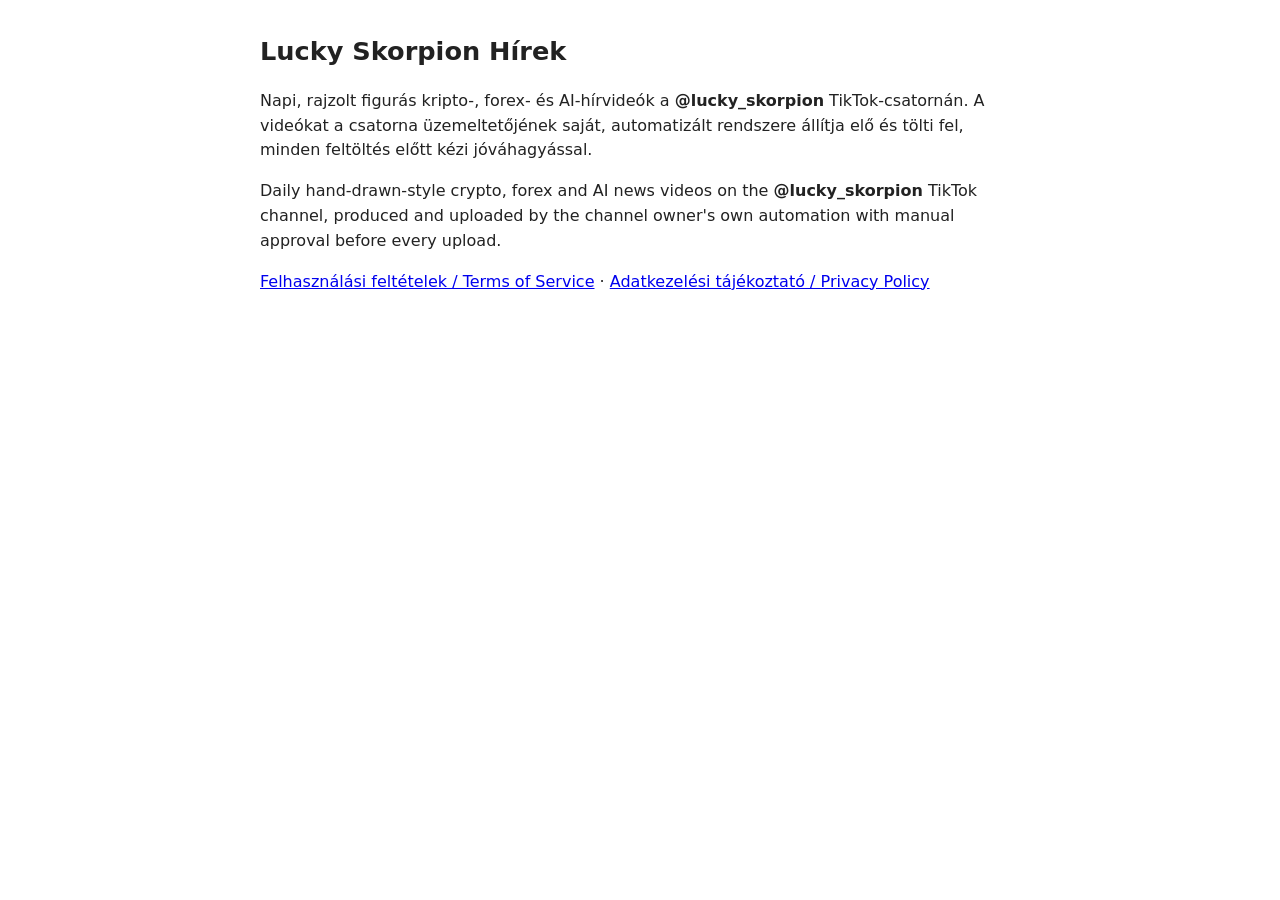
<file: index.html>
<!DOCTYPE html><html lang="hu"><head><meta charset="utf-8"><title>Lucky Skorpion Hírek</title><link rel="stylesheet" href="style.css"></head><body>
<h1>Lucky Skorpion Hírek</h1>
<p>Napi, rajzolt figurás kripto-, forex- és AI-hírvideók a <strong>@lucky_skorpion</strong> TikTok-csatornán. A videókat a csatorna üzemeltetőjének saját, automatizált rendszere állítja elő és tölti fel, minden feltöltés előtt kézi jóváhagyással.</p>
<p>Daily hand-drawn-style crypto, forex and AI news videos on the <strong>@lucky_skorpion</strong> TikTok channel, produced and uploaded by the channel owner's own automation with manual approval before every upload.</p>
<p><a href="terms.html">Felhasználási feltételek / Terms of Service</a> · <a href="privacy.html">Adatkezelési tájékoztató / Privacy Policy</a></p>
</body></html>
</file>
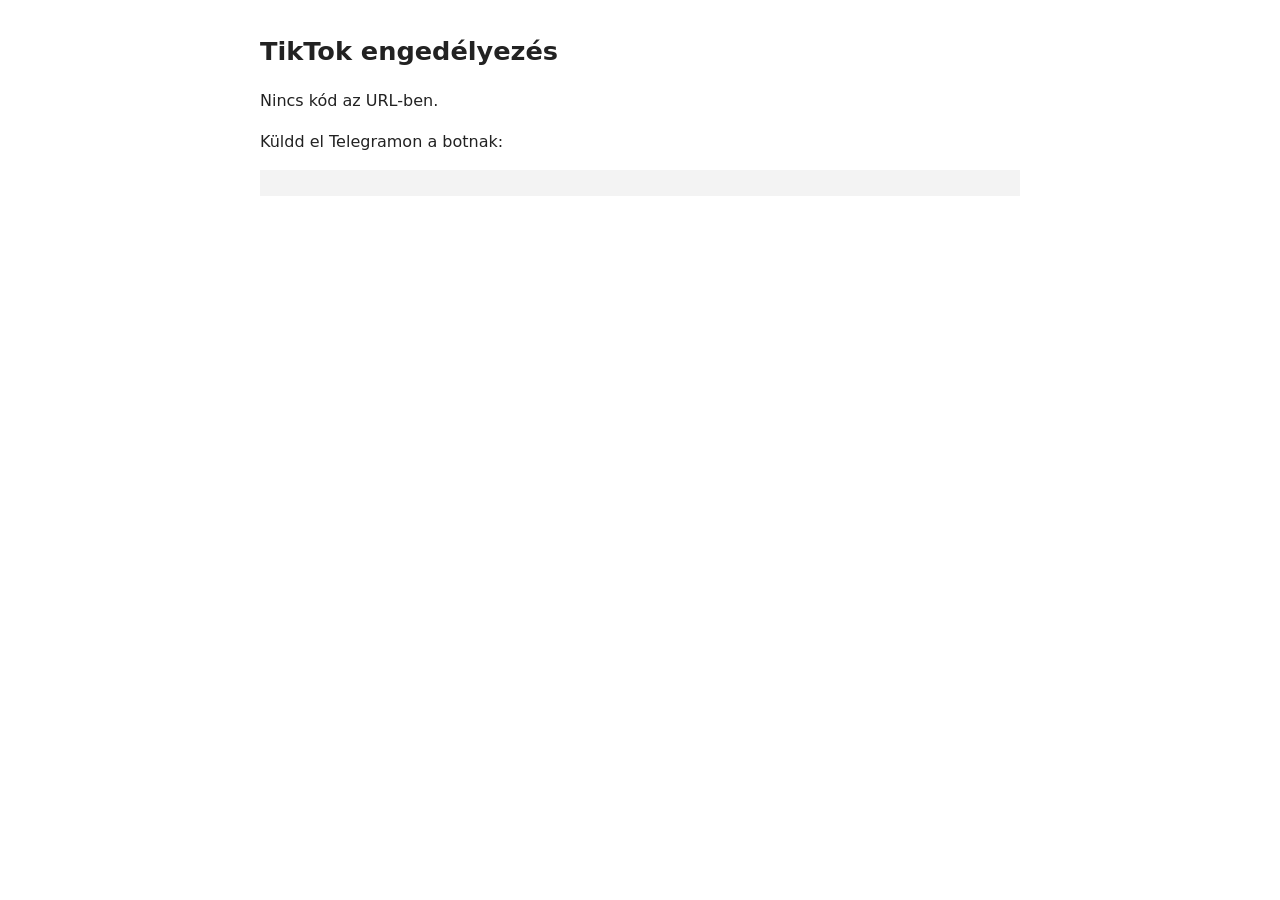
<file: callback.html>
<!DOCTYPE html><html lang="hu"><head><meta charset="utf-8"><title>TikTok engedélyezés – Lucky Skorpion</title><link rel="stylesheet" href="style.css"></head><body>
<h1>TikTok engedélyezés</h1>
<p id="msg">Nincs kód az URL-ben.</p>
<p>Küldd el Telegramon a botnak:</p>
<pre id="cmd" style="background:#f3f3f3;padding:.8rem;white-space:pre-wrap;word-break:break-all"></pre>
<script>
var p=new URLSearchParams(location.search),c=p.get("code");
if(c){document.getElementById("msg").textContent="Sikeres engedélyezés. Másold ki az alábbi parancsot:";
document.getElementById("cmd").textContent="/tiktok "+c;}
else if(p.get("error")){document.getElementById("msg").textContent="Hiba: "+p.get("error")+" – "+(p.get("error_description")||"");}
</script>
</body></html>
</file>
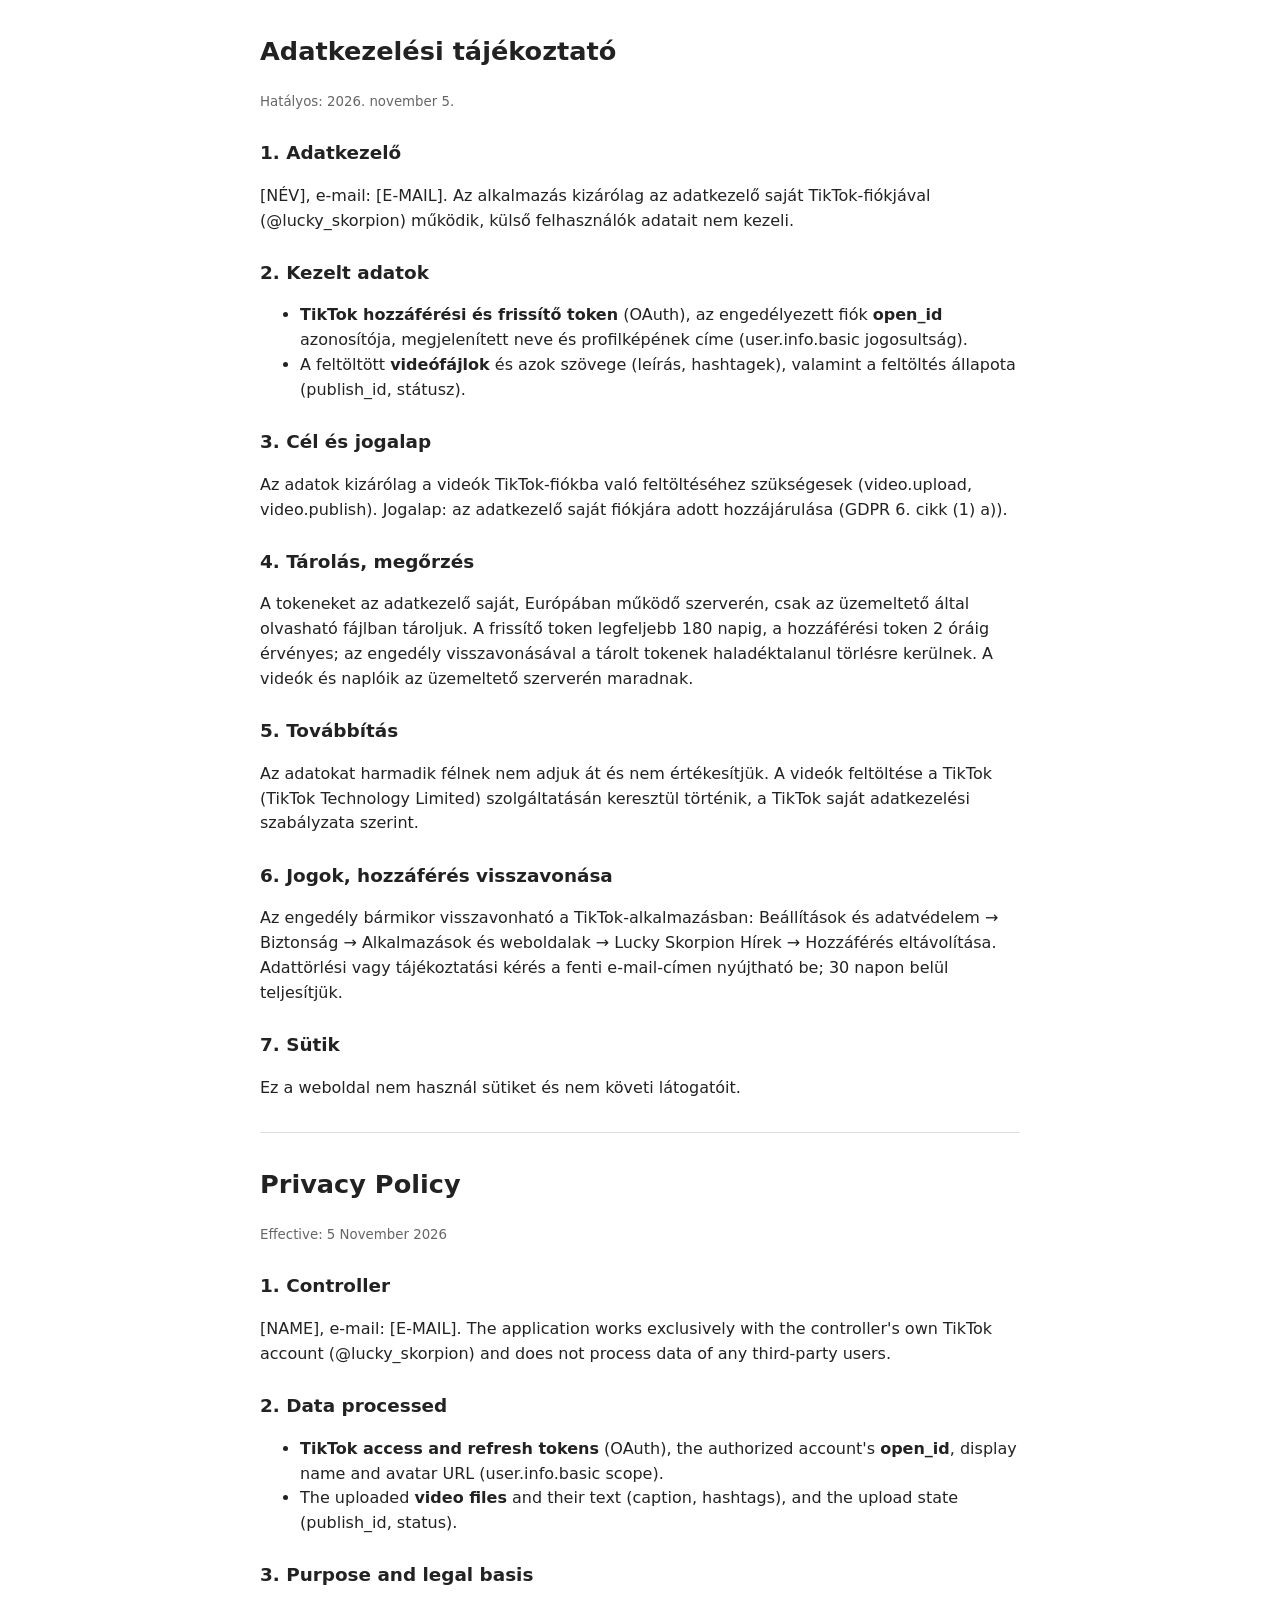
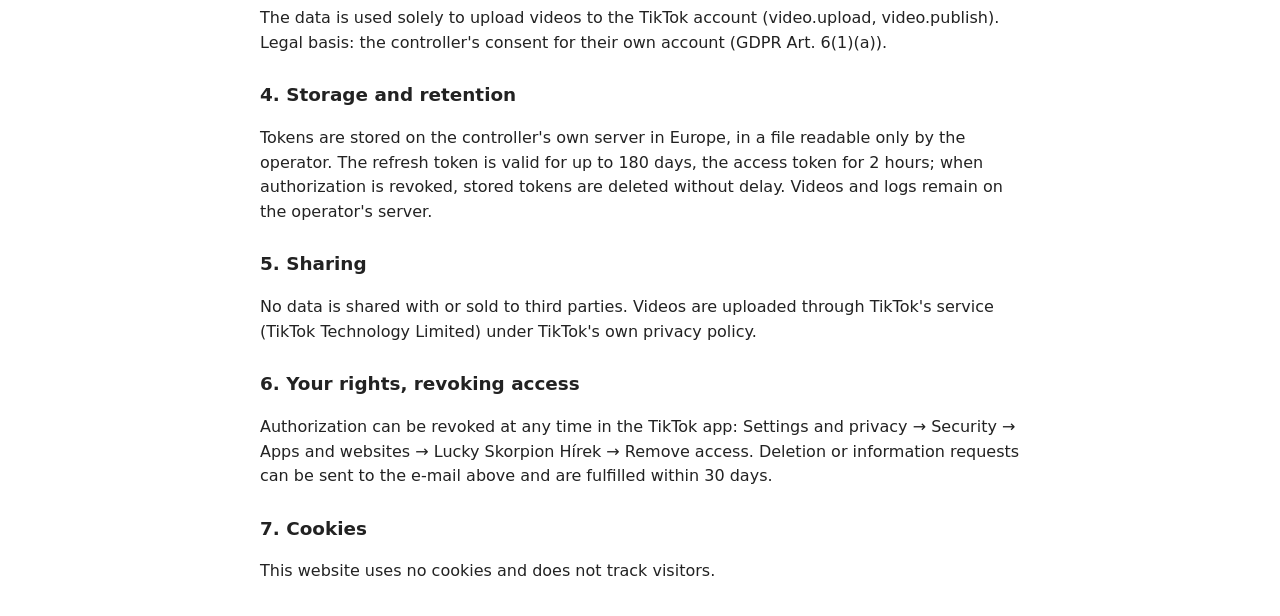
<file: privacy.html>
<!DOCTYPE html><html lang="hu"><head><meta charset="utf-8"><title>Adatkezelési tájékoztató – Lucky Skorpion Hírek</title><link rel="stylesheet" href="style.css"></head><body>
<h1>Adatkezelési tájékoztató</h1>
<p><small>Hatályos: 2026. november 5.</small></p>
<h2>1. Adatkezelő</h2>
<p>[NÉV], e-mail: [E-MAIL]. Az alkalmazás kizárólag az adatkezelő saját TikTok-fiókjával (@lucky_skorpion) működik, külső felhasználók adatait nem kezeli.</p>
<h2>2. Kezelt adatok</h2>
<ul>
<li><strong>TikTok hozzáférési és frissítő token</strong> (OAuth), az engedélyezett fiók <strong>open_id</strong> azonosítója, megjelenített neve és profilképének címe (user.info.basic jogosultság).</li>
<li>A feltöltött <strong>videófájlok</strong> és azok szövege (leírás, hashtagek), valamint a feltöltés állapota (publish_id, státusz).</li>
</ul>
<h2>3. Cél és jogalap</h2>
<p>Az adatok kizárólag a videók TikTok-fiókba való feltöltéséhez szükségesek (video.upload, video.publish). Jogalap: az adatkezelő saját fiókjára adott hozzájárulása (GDPR 6. cikk (1) a)).</p>
<h2>4. Tárolás, megőrzés</h2>
<p>A tokeneket az adatkezelő saját, Európában működő szerverén, csak az üzemeltető által olvasható fájlban tároljuk. A frissítő token legfeljebb 180 napig, a hozzáférési token 2 óráig érvényes; az engedély visszavonásával a tárolt tokenek haladéktalanul törlésre kerülnek. A videók és naplóik az üzemeltető szerverén maradnak.</p>
<h2>5. Továbbítás</h2>
<p>Az adatokat harmadik félnek nem adjuk át és nem értékesítjük. A videók feltöltése a TikTok (TikTok Technology Limited) szolgáltatásán keresztül történik, a TikTok saját adatkezelési szabályzata szerint.</p>
<h2>6. Jogok, hozzáférés visszavonása</h2>
<p>Az engedély bármikor visszavonható a TikTok-alkalmazásban: Beállítások és adatvédelem → Biztonság → Alkalmazások és weboldalak → Lucky Skorpion Hírek → Hozzáférés eltávolítása. Adattörlési vagy tájékoztatási kérés a fenti e-mail-címen nyújtható be; 30 napon belül teljesítjük.</p>
<h2>7. Sütik</h2>
<p>Ez a weboldal nem használ sütiket és nem követi látogatóit.</p>
<hr>
<h1>Privacy Policy</h1>
<p><small>Effective: 5 November 2026</small></p>
<h2>1. Controller</h2>
<p>[NAME], e-mail: [E-MAIL]. The application works exclusively with the controller's own TikTok account (@lucky_skorpion) and does not process data of any third-party users.</p>
<h2>2. Data processed</h2>
<ul>
<li><strong>TikTok access and refresh tokens</strong> (OAuth), the authorized account's <strong>open_id</strong>, display name and avatar URL (user.info.basic scope).</li>
<li>The uploaded <strong>video files</strong> and their text (caption, hashtags), and the upload state (publish_id, status).</li>
</ul>
<h2>3. Purpose and legal basis</h2>
<p>The data is used solely to upload videos to the TikTok account (video.upload, video.publish). Legal basis: the controller's consent for their own account (GDPR Art. 6(1)(a)).</p>
<h2>4. Storage and retention</h2>
<p>Tokens are stored on the controller's own server in Europe, in a file readable only by the operator. The refresh token is valid for up to 180 days, the access token for 2 hours; when authorization is revoked, stored tokens are deleted without delay. Videos and logs remain on the operator's server.</p>
<h2>5. Sharing</h2>
<p>No data is shared with or sold to third parties. Videos are uploaded through TikTok's service (TikTok Technology Limited) under TikTok's own privacy policy.</p>
<h2>6. Your rights, revoking access</h2>
<p>Authorization can be revoked at any time in the TikTok app: Settings and privacy → Security → Apps and websites → Lucky Skorpion Hírek → Remove access. Deletion or information requests can be sent to the e-mail above and are fulfilled within 30 days.</p>
<h2>7. Cookies</h2>
<p>This website uses no cookies and does not track visitors.</p>
</body></html>
</file>
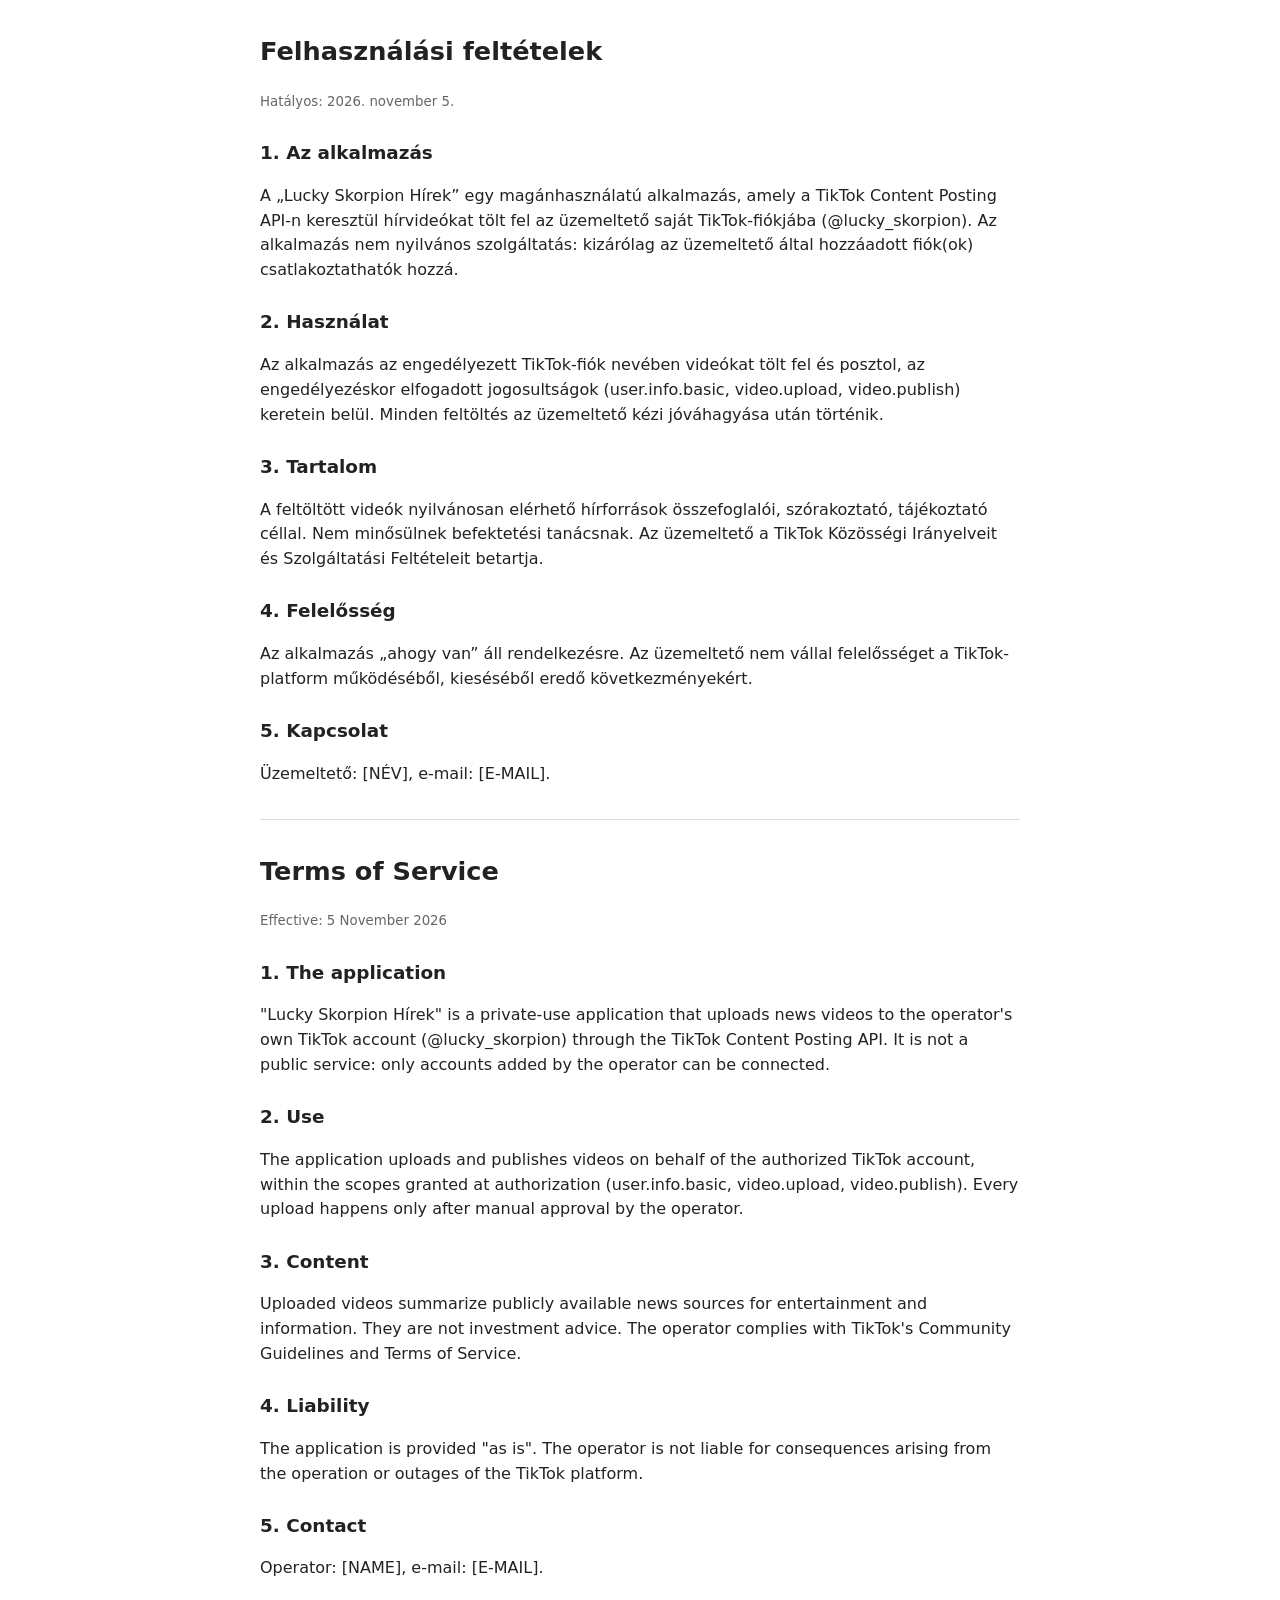
<file: terms.html>
<!DOCTYPE html><html lang="hu"><head><meta charset="utf-8"><title>Felhasználási feltételek – Lucky Skorpion Hírek</title><link rel="stylesheet" href="style.css"></head><body>
<h1>Felhasználási feltételek</h1>
<p><small>Hatályos: 2026. november 5.</small></p>
<h2>1. Az alkalmazás</h2>
<p>A „Lucky Skorpion Hírek” egy magánhasználatú alkalmazás, amely a TikTok Content Posting API-n keresztül hírvideókat tölt fel az üzemeltető saját TikTok-fiókjába (@lucky_skorpion). Az alkalmazás nem nyilvános szolgáltatás: kizárólag az üzemeltető által hozzáadott fiók(ok) csatlakoztathatók hozzá.</p>
<h2>2. Használat</h2>
<p>Az alkalmazás az engedélyezett TikTok-fiók nevében videókat tölt fel és posztol, az engedélyezéskor elfogadott jogosultságok (user.info.basic, video.upload, video.publish) keretein belül. Minden feltöltés az üzemeltető kézi jóváhagyása után történik.</p>
<h2>3. Tartalom</h2>
<p>A feltöltött videók nyilvánosan elérhető hírforrások összefoglalói, szórakoztató, tájékoztató céllal. Nem minősülnek befektetési tanácsnak. Az üzemeltető a TikTok Közösségi Irányelveit és Szolgáltatási Feltételeit betartja.</p>
<h2>4. Felelősség</h2>
<p>Az alkalmazás „ahogy van” áll rendelkezésre. Az üzemeltető nem vállal felelősséget a TikTok-platform működéséből, kieséséből eredő következményekért.</p>
<h2>5. Kapcsolat</h2>
<p>Üzemeltető: [NÉV], e-mail: [E-MAIL].</p>
<hr>
<h1>Terms of Service</h1>
<p><small>Effective: 5 November 2026</small></p>
<h2>1. The application</h2>
<p>"Lucky Skorpion Hírek" is a private-use application that uploads news videos to the operator's own TikTok account (@lucky_skorpion) through the TikTok Content Posting API. It is not a public service: only accounts added by the operator can be connected.</p>
<h2>2. Use</h2>
<p>The application uploads and publishes videos on behalf of the authorized TikTok account, within the scopes granted at authorization (user.info.basic, video.upload, video.publish). Every upload happens only after manual approval by the operator.</p>
<h2>3. Content</h2>
<p>Uploaded videos summarize publicly available news sources for entertainment and information. They are not investment advice. The operator complies with TikTok's Community Guidelines and Terms of Service.</p>
<h2>4. Liability</h2>
<p>The application is provided "as is". The operator is not liable for consequences arising from the operation or outages of the TikTok platform.</p>
<h2>5. Contact</h2>
<p>Operator: [NAME], e-mail: [E-MAIL].</p>
</body></html>
</file>
<file: style.css>
body{font-family:system-ui,Segoe UI,Arial,sans-serif;max-width:760px;margin:2rem auto;padding:0 1rem;line-height:1.55;color:#222}
h1{font-size:1.6rem}h2{font-size:1.15rem;margin-top:1.6rem}small{color:#666}hr{border:0;border-top:1px solid #ddd;margin:2rem 0}
code{background:#f3f3f3;padding:.1rem .3rem;border-radius:3px}
</file>
